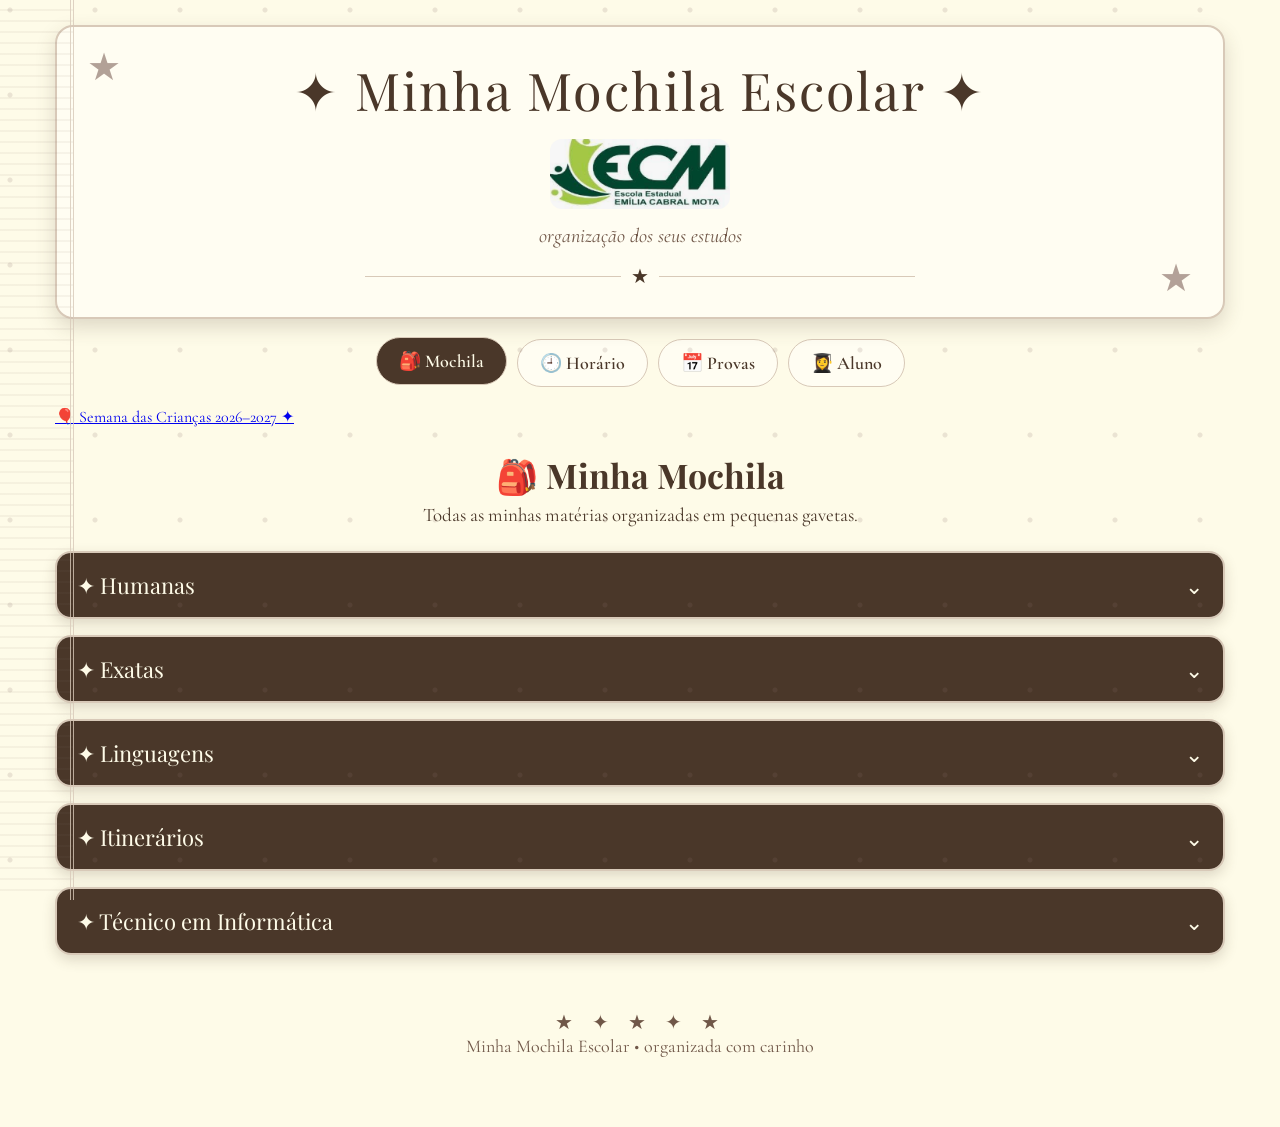
<file: index.html>
<!DOCTYPE html>
<html lang="pt-BR">
<head>
<meta charset="UTF-8">
<meta name="viewport" content="width=device-width, initial-scale=1.0">

<title>Minha Mochila Escolar</title>

<style>

@import url('https://fonts.googleapis.com/css2?family=Cormorant+Garamond:wght@400;500;600;700&family=Playfair+Display:wght@500;600;700&display=swap');

:root {
    --creme: #fefbe8;
    --creme-claro: #fffdf2;
    --creme-escuro: #eee4cc;
    --marrom: #4a3729;
    --marrom-medio: #705748;
    --marrom-claro: #9a8175;
    --rosa-marrom: #8a7168;
    --bege: #d8c9b8;
    --sombra: rgba(74, 55, 41, 0.18);
}

* {
    box-sizing: border-box;
    margin: 0;
    padding: 0;
}

body {
    font-family: 'Cormorant Garamond', serif;
    background-color: var(--creme);
    color: var(--marrom);
    min-height: 100vh;
    position: relative;
}

/* ESTRELAS DO FUNDO */

body::before {
    content: "";
    position: fixed;
    inset: 0;
    pointer-events: none;
    opacity: 0.17;

    background-image:
        radial-gradient(circle at 10px 10px, var(--rosa-marrom) 2px, transparent 3px);

    background-size: 85px 85px;
}

/* BORDA LATERAL DECORATIVA */

body::after {
    content: "";
    position: fixed;
    left: 0;
    top: 0;
    width: 70px;
    height: 100vh;
    pointer-events: none;

    background:
        repeating-linear-gradient(
            0deg,
            transparent 0px,
            transparent 9px,
            rgba(138,113,104,0.18) 10px,
            transparent 11px
        );

    border-right: 4px double var(--bege);
    opacity: 0.8;
}

/* CONTAINER */

.container {
    width: min(1200px, calc(100% - 110px));
    margin: auto;
    padding: 25px 0 50px;
}

/* CABEÇALHO */

    /* IMAGEM DO CABEÇALHO */

.mochila-imagem {
    display: block;
    width: 180px;
    max-width: 45%;
    height: auto;
    margin: 15px auto;
    object-fit: contain;
    border-radius: 12px;
}

header {
    background: var(--creme-claro);
    border: 2px solid var(--bege);
    border-radius: 18px;
    padding: 28px;
    text-align: center;
    box-shadow: 0 8px 20px var(--sombra);
    position: relative;
    overflow: hidden;
}

header::before,
header::after {
    content: "★";
    position: absolute;
    font-size: 38px;
    color: var(--rosa-marrom);
    opacity: 0.65;
}

header::before {
    left: 30px;
    top: 18px;
}

header::after {
    right: 30px;
    bottom: 15px;
}

.logo {
    font-family: 'Playfair Display', serif;
    font-size: clamp(30px, 5vw, 52px);
    letter-spacing: 2px;
}

.subtitle {
    font-size: 20px;
    margin-top: 5px;
    font-style: italic;
    color: var(--marrom-medio);
}

.decorative-line {
    margin: 16px auto 0;
    max-width: 550px;
    display: flex;
    align-items: center;
    gap: 10px;
}

.decorative-line::before,
.decorative-line::after {
    content: "";
    height: 1px;
    background: var(--bege);
    flex: 1;
}

.decorative-line span {
    font-size: 20px;
}

/* MENU */

nav {
    margin: 20px 0;
    display: flex;
    flex-wrap: wrap;
    justify-content: center;
    gap: 10px;
}

.nav-btn {
    border: 1px solid var(--bege);
    background: var(--creme-claro);
    color: var(--marrom);
    padding: 12px 22px;
    border-radius: 25px;
    cursor: pointer;
    font-family: inherit;
    font-size: 18px;
    font-weight: 600;
    transition: 0.2s;
}

.nav-btn:hover,
.nav-btn.active {
    background: var(--marrom);
    color: var(--creme);
    transform: translateY(-2px);
}

/* JANELAS */

.page {
    display: none;
    animation: aparecer 0.3s ease;
}

.page.active {
    display: block;
}

@keyframes aparecer {
    from {
        opacity: 0;
        transform: translateY(8px);
    }

    to {
        opacity: 1;
        transform: translateY(0);
    }
}

/* TÍTULOS */

.page-title {
    text-align: center;
    margin: 25px 0;
}

.page-title h2 {
    font-family: 'Playfair Display', serif;
    font-size: 34px;
}

.page-title p {
    font-size: 19px;
    margin-top: 5px;
}

/* GAVETAS */

.drawer {
    background: var(--creme-claro);
    border: 2px solid var(--bege);
    border-radius: 16px;
    margin-bottom: 16px;
    overflow: hidden;
    box-shadow: 0 5px 13px var(--sombra);
}

.drawer-header {
    width: 100%;
    border: none;
    background: var(--marrom);
    color: var(--creme);
    padding: 17px 20px;
    font-family: 'Playfair Display', serif;
    font-size: 22px;
    text-align: left;
    cursor: pointer;
    display: flex;
    justify-content: space-between;
    align-items: center;
}

.drawer-header span:last-child {
    transition: 0.3s;
}

.drawer.open .drawer-header span:last-child {
    transform: rotate(180deg);
}

.drawer-content {
    display: none;
    padding: 18px;
}

.drawer.open .drawer-content {
    display: block;
}

/* MATÉRIAS */

.subject-grid {
    display: grid;
    grid-template-columns: repeat(auto-fit, minmax(230px, 1fr));
    gap: 13px;
}

.subject {
    background: #fffdf3;
    border: 1px solid var(--bege);
    border-radius: 12px;
    overflow: hidden;
}

.subject-title {
    width: 100%;
    border: none;
    background: transparent;
    padding: 15px;
    color: var(--marrom);
    font-family: inherit;
    font-size: 19px;
    font-weight: bold;
    cursor: pointer;
    text-align: left;
    display: flex;
    justify-content: space-between;
}

.subject-title:hover {
    background: #f4ead7;
}

.subject-body {
    display: none;
    border-top: 1px dashed var(--bege);
    padding: 14px;
}

.subject.open .subject-body {
    display: block;
}

/* ATIVIDADES */

.activity {
    background: #f7efdf;
    border-left: 4px solid var(--rosa-marrom);
    padding: 10px;
    border-radius: 8px;
    margin-bottom: 8px;
}

.activity strong {
    font-size: 18px;
}

.activity small {
    display: block;
    margin: 4px 0;
}

.activity button {
    margin-right: 5px;
}

.small-btn {
    border: 1px solid var(--bege);
    background: var(--creme-claro);
    color: var(--marrom);
    padding: 5px 9px;
    border-radius: 6px;
    cursor: pointer;
    font-family: inherit;
}

.small-btn:hover {
    background: var(--marrom);
    color: white;
}

/* BOTÕES */

.primary-btn {
    background: var(--marrom);
    color: var(--creme);
    border: none;
    padding: 10px 16px;
    border-radius: 8px;
    cursor: pointer;
    font-family: inherit;
    font-size: 17px;
    font-weight: bold;
}

.primary-btn:hover {
    background: var(--marrom-medio);
}

.secondary-btn {
    background: transparent;
    border: 1px solid var(--marrom);
    color: var(--marrom);
    padding: 9px 14px;
    border-radius: 8px;
    cursor: pointer;
    font-family: inherit;
}

/* FORMULÁRIOS */

.form-card {
    background: var(--creme-claro);
    border: 2px solid var(--bege);
    border-radius: 16px;
    padding: 22px;
    box-shadow: 0 5px 15px var(--sombra);
}

.form-grid {
    display: grid;
    grid-template-columns: repeat(2, 1fr);
    gap: 15px;
}

.form-group {
    display: flex;
    flex-direction: column;
    gap: 5px;
}

.form-group.full {
    grid-column: 1 / -1;
}

label {
    font-weight: bold;
    font-size: 18px;
}

input,
textarea,
select {
    width: 100%;
    padding: 11px;
    border: 1px solid var(--bege);
    border-radius: 8px;
    background: #fffef7;
    color: var(--marrom);
    font-family: inherit;
    font-size: 17px;
    outline: none;
}

input:focus,
textarea:focus,
select:focus {
    border-color: var(--marrom-medio);
    box-shadow: 0 0 0 2px rgba(112,87,72,0.1);
}

textarea {
    min-height: 100px;
    resize: vertical;
}

/* HORÁRIO */

.schedule-wrapper {
    overflow-x: auto;
}

.schedule {
    width: 100%;
    min-width: 750px;
    border-collapse: collapse;
    background: var(--creme-claro);
}

.schedule th,
.schedule td {
    border: 1px solid var(--bege);
    padding: 10px;
    text-align: center;
}

.schedule th {
    background: var(--marrom);
    color: var(--creme);
    font-size: 18px;
}

.schedule td:first-child {
    font-weight: bold;
    background: #f0e5d2;
    width: 100px;
}

.schedule input {
    min-width: 110px;
    border: none;
    background: transparent;
    text-align: center;
}

/* CALENDÁRIO */

.calendar-card {
    background: var(--creme-claro);
    border: 2px solid var(--bege);
    border-radius: 16px;
    padding: 20px;
    box-shadow: 0 5px 15px var(--sombra);
}

.calendar-top {
    display: flex;
    justify-content: space-between;
    align-items: center;
    margin-bottom: 15px;
}

.calendar-top h3 {
    font-family: 'Playfair Display', serif;
    font-size: 27px;
}

.calendar-top button {
    border: 1px solid var(--bege);
    background: var(--creme);
    border-radius: 50%;
    width: 38px;
    height: 38px;
    cursor: pointer;
    color: var(--marrom);
    font-size: 18px;
}

.calendar-grid {
    display: grid;
    grid-template-columns: repeat(7, 1fr);
    gap: 5px;
}

.weekday {
    text-align: center;
    font-weight: bold;
    padding: 8px;
}

.day {
    min-height: 80px;
    border: 1px solid var(--bege);
    background: #fffdf3;
    border-radius: 8px;
    padding: 7px;
    cursor: pointer;
}

.day:hover {
    background: #f5ead8;
}

.day-number {
    font-weight: bold;
}

.day.today {
    border: 2px solid var(--marrom);
}

.test-dot {
    display: block;
    background: var(--rosa-marrom);
    color: white;
    border-radius: 5px;
    padding: 2px 4px;
    margin-top: 5px;
    font-size: 13px;
    overflow: hidden;
}

/* LISTA DE PROVAS */

.test-list {
    margin-top: 20px;
}

.test-item {
    background: #f7efdf;
    border: 1px solid var(--bege);
    border-radius: 10px;
    padding: 13px;
    margin-bottom: 10px;
    display: flex;
    justify-content: space-between;
    gap: 10px;
    align-items: center;
}

.test-info strong {
    font-size: 20px;
}

.test-info span {
    display: block;
}

/* ALUNO */

.student-card {
    max-width: 800px;
    margin: auto;
}

.student-decoration {
    text-align: center;
    font-size: 35px;
    margin-bottom: 15px;
}

/* MODAL */

.modal {
    position: fixed;
    inset: 0;
    background: rgba(74,55,41,0.6);
    display: none;
    align-items: center;
    justify-content: center;
    padding: 20px;
    z-index: 100;
}

.modal.show {
    display: flex;
}

.modal-box {
    width: min(600px, 100%);
    max-height: 90vh;
    overflow-y: auto;
    background: var(--creme);
    border: 3px solid var(--bege);
    border-radius: 18px;
    padding: 25px;
    box-shadow: 0 15px 40px rgba(0,0,0,0.3);
}

.modal-header {
    display: flex;
    justify-content: space-between;
    align-items: center;
    margin-bottom: 18px;
}

.modal-header h3 {
    font-family: 'Playfair Display', serif;
    font-size: 27px;
}

.close {
    border: none;
    background: transparent;
    font-size: 27px;
    cursor: pointer;
    color: var(--marrom);
}

.modal-actions {
    margin-top: 18px;
    display: flex;
    gap: 10px;
    justify-content: flex-end;
}

/* RODAPÉ */

footer {
    text-align: center;
    margin-top: 35px;
    padding: 20px;
    color: var(--marrom-medio);
    font-size: 18px;
}

footer .stars {
    font-size: 20px;
    letter-spacing: 7px;
}

/* RESPONSIVO */

@media (max-width: 700px) {

    body::after {
        width: 30px;
    }

    .container {
        width: calc(100% - 50px);
    }

    header {
        padding: 25px 15px;
    }

    .form-grid {
        grid-template-columns: 1fr;
    }

    .form-group.full {
        grid-column: auto;
    }

    .calendar-grid {
        gap: 2px;
    }

    .day {
        min-height: 60px;
        padding: 4px;
    }

    .test-dot {
        font-size: 10px;
    }

    .nav-btn {
        padding: 9px 13px;
        font-size: 16px;
    }

    .test-item {
        flex-direction: column;
        align-items: flex-start;
    }
}

</style>
</head>

<body>

<div class="container">

<header>

  <div class="logo">✦ Minha Mochila Escolar ✦</div>

<img
    src="ecm.png"
    alt="Imagem decorativa da Minha Mochila Escolar"
    class="mochila-imagem"
>

<div class="subtitle">
    organização dos seus estudos
</div>

    <div class="decorative-line">
        <span>★</span>
    </div>

</header>

<nav>

    <button class="nav-btn active" onclick="showPage('mochila', this)">
        🎒 Mochila
    </button>

    <button class="nav-btn" onclick="showPage('horario', this)">
        🕘 Horário
    </button>

    <button class="nav-btn" onclick="showPage('provas', this)">
        📅 Provas
    </button>

    <button class="nav-btn" onclick="showPage('aluno', this)">
        👩‍🎓 Aluno
    </button>

</nav>

    
<div class="semana-container">
    <a href="semana.html" class="semana-btn">
        🎈 Semana das Crianças 2026–2027 ✦
    </a>
</div>



<!-- =====================================================
                     MOCHILA
===================================================== -->

<section id="mochila" class="page active">

    <div class="page-title">

        <h2>🎒 Minha Mochila</h2>

        <p>
            Todas as minhas matérias organizadas em pequenas gavetas.
        </p>

    </div>


    <!-- HUMANAS -->

    <div class="drawer">

        <button class="drawer-header" onclick="toggleDrawer(this)">
            <span>✦ Humanas</span>
            <span>⌄</span>
        </button>

        <div class="drawer-content">

            <div class="subject-grid">

                <div class="subject">
                    <button class="subject-title" onclick="toggleSubject(this)">
                        História <span>+</span>
                    </button>

                    <div class="subject-body" data-subject="História"></div>
                </div>

                <div class="subject">
                    <button class="subject-title" onclick="toggleSubject(this)">
                        Geografia <span>+</span>
                    </button>

                    <div class="subject-body" data-subject="Geografia"></div>
                </div>

                <div class="subject">
                    <button class="subject-title" onclick="toggleSubject(this)">
                        Sociologia <span>+</span>
                    </button>

                    <div class="subject-body" data-subject="Sociologia"></div>
                </div>

                <div class="subject">
                    <button class="subject-title" onclick="toggleSubject(this)">
                        Filosofia <span>+</span>
                    </button>

                    <div class="subject-body" data-subject="Filosofia"></div>
                </div>

            </div>

        </div>

    </div>


    <!-- EXATAS -->

    <div class="drawer">

        <button class="drawer-header" onclick="toggleDrawer(this)">
            <span>✦ Exatas</span>
            <span>⌄</span>
        </button>

        <div class="drawer-content">

            <div class="subject-grid">

                <div class="subject">
                    <button class="subject-title" onclick="toggleSubject(this)">
                        Matemática <span>+</span>
                    </button>
                    <div class="subject-body" data-subject="Matemática"></div>
                </div>

                <div class="subject">
                    <button class="subject-title" onclick="toggleSubject(this)">
                        Física <span>+</span>
                    </button>
                    <div class="subject-body" data-subject="Física"></div>
                </div>

                <div class="subject">
                    <button class="subject-title" onclick="toggleSubject(this)">
                        Química <span>+</span>
                    </button>
                    <div class="subject-body" data-subject="Química"></div>
                </div>

            </div>

        </div>

    </div>


    <!-- LINGUAGENS -->

    <div class="drawer">

        <button class="drawer-header" onclick="toggleDrawer(this)">
            <span>✦ Linguagens</span>
            <span>⌄</span>
        </button>

        <div class="drawer-content">

            <div class="subject-grid">

                <div class="subject">
                    <button class="subject-title" onclick="toggleSubject(this)">
                        Português <span>+</span>
                    </button>
                    <div class="subject-body" data-subject="Português"></div>
                </div>

                <div class="subject">
                    <button class="subject-title" onclick="toggleSubject(this)">
                        Inglês <span>+</span>
                    </button>
                    <div class="subject-body" data-subject="Inglês"></div>
                </div>

                <div class="subject">
                    <button class="subject-title" onclick="toggleSubject(this)">
                        Artes <span>+</span>
                    </button>
                    <div class="subject-body" data-subject="Artes"></div>
                </div>

                <div class="subject">
                    <button class="subject-title" onclick="toggleSubject(this)">
                        Educação Física <span>+</span>
                    </button>
                    <div class="subject-body" data-subject="Educação Física"></div>
                </div>

            </div>

        </div>

    </div>


    <!-- ITINERÁRIOS -->

    <div class="drawer">

        <button class="drawer-header" onclick="toggleDrawer(this)">
            <span>✦ Itinerários</span>
            <span>⌄</span>
        </button>

        <div class="drawer-content">

            <div class="subject-grid">

                <div class="subject">
                    <button class="subject-title" onclick="toggleSubject(this)">
                        Estudos Orientados <span>+</span>
                    </button>
                    <div class="subject-body" data-subject="Estudos Orientados"></div>
                </div>

                <div class="subject">
                    <button class="subject-title" onclick="toggleSubject(this)">
                        Educação Financeira <span>+</span>
                    </button>
                    <div class="subject-body" data-subject="Educação Financeira"></div>
                </div>

                <div class="subject">
                    <button class="subject-title" onclick="toggleSubject(this)">
                        Projeto de Vida <span>+</span>
                    </button>
                    <div class="subject-body" data-subject="Projeto de Vida"></div>
                </div>

                <div class="subject">
                    <button class="subject-title" onclick="toggleSubject(this)">
                        Práticas Experimentais <span>+</span>
                    </button>
                    <div class="subject-body" data-subject="Práticas Experimentais"></div>
                </div>

            </div>

        </div>

    </div>


    <!-- TÉCNICO -->

    <div class="drawer">

        <button class="drawer-header" onclick="toggleDrawer(this)">
            <span>✦ Técnico em Informática</span>
            <span>⌄</span>
        </button>

        <div class="drawer-content">

            <div class="subject-grid">

                <div class="subject">
                    <button class="subject-title" onclick="toggleSubject(this)">
                        Arquitetura e Manutenção de Computadores <span>+</span>
                    </button>
                    <div class="subject-body" data-subject="Arquitetura e Manutenção de Computadores"></div>
                </div>

                <div class="subject">
                    <button class="subject-title" onclick="toggleSubject(this)">
                        POO / Java <span>+</span>
                    </button>
                    <div class="subject-body" data-subject="POO / Java"></div>
                </div>

                <div class="subject">
                    <button class="subject-title" onclick="toggleSubject(this)">
                        Gestão de Tempo <span>+</span>
                    </button>
                    <div class="subject-body" data-subject="Gestão de Tempo"></div>
                </div>

                <div class="subject">
                    <button class="subject-title" onclick="toggleSubject(this)">
                        Programação Web <span>+</span>
                    </button>
                    <div class="subject-body" data-subject="Programação Web"></div>
                </div>

                <div class="subject">
                    <button class="subject-title" onclick="toggleSubject(this)">
                        Sistemas Operacionais <span>+</span>
                    </button>
                    <div class="subject-body" data-subject="Sistemas Operacionais"></div>
                </div>

                <div class="subject">
                    <button class="subject-title" onclick="toggleSubject(this)">
                        Noções de Robótica <span>+</span>
                    </button>
                    <div class="subject-body" data-subject="Noções de Robótica"></div>
                </div>

                <div class="subject">
                    <button class="subject-title" onclick="toggleSubject(this)">
                        Linguagem de Programação <span>+</span>
                    </button>
                    <div class="subject-body" data-subject="Linguagem de Programação"></div>
                </div>

                <div class="subject">
                    <button class="subject-title" onclick="toggleSubject(this)">
                        HTML <span>+</span>
                    </button>
                    <div class="subject-body" data-subject="HTML"></div>
                </div>

            </div>

        </div>

    </div>

</section>


<!-- =====================================================
                     HORÁRIO
===================================================== -->

<section id="horario" class="page">

    <div class="page-title">

        <h2>🕘 Meu Horário Escolar</h2>

        <p>
            Clique nas células para colocar ou alterar suas matérias.
        </p>

    </div>

    <div class="form-card">

        <div class="schedule-wrapper">

            <table class="schedule">

                <thead>

                    <tr>
                        <th>Período</th>
                        <th>Segunda</th>
                        <th>Terça</th>
                        <th>Quarta</th>
                        <th>Quinta</th>
                        <th>Sexta</th>
                    </tr>

                </thead>

                <tbody id="scheduleBody"></tbody>

            </table>

        </div>

        <br>

        <button class="primary-btn" onclick="saveSchedule()">
            ✦ Salvar horário
        </button>

    </div>

</section>


<!-- =====================================================
                     PROVAS
===================================================== -->

<section id="provas" class="page">

    <div class="page-title">

        <h2>📅 Calendário de Provas</h2>

        <p>
            Organize suas provas e nunca perca uma data importante.
        </p>

    </div>


    <div class="calendar-card">

        <div class="calendar-top">

            <button onclick="changeMonth(-1)">‹</button>

            <h3 id="monthTitle"></h3>

            <button onclick="changeMonth(1)">›</button>

        </div>

        <div class="calendar-grid" id="calendar"></div>

    </div>


    <br>


    <div class="form-card">

        <h3 style="font-family:'Playfair Display'; font-size:26px;">
            ✦ Adicionar prova
        </h3>

        <br>

        <div class="form-grid">

            <div class="form-group">
                <label>Matéria</label>

                <input
                    type="text"
                    id="testSubject"
                    placeholder="Ex.: Matemática"
                >
            </div>

            <div class="form-group">
                <label>Data</label>

                <input
                    type="date"
                    id="testDate"
                >
            </div>

            <div class="form-group">
                <label>Horário</label>

                <input
                    type="time"
                    id="testTime"
                >
            </div>

            <div class="form-group">
                <label>Conteúdo</label>

                <input
                    type="text"
                    id="testContent"
                    placeholder="Ex.: Funções"
                >
            </div>

            <div class="form-group full">

                <label>Observações</label>

                <textarea
                    id="testNotes"
                    placeholder="Anotações sobre a prova..."
                ></textarea>

            </div>

        </div>

        <br>

        <button class="primary-btn" onclick="addTest()">
            + Adicionar prova
        </button>

    </div>


    <div class="test-list">

        <h3 style="font-family:'Playfair Display'; font-size:27px;">
            ✦ Próximas provas
        </h3>

        <br>

        <div id="testsContainer"></div>

    </div>

</section>


<!-- =====================================================
                     ALUNO
===================================================== -->

<section id="aluno" class="page">

    <div class="page-title">

        <h2>👩‍🎓 Informações do Aluno</h2>

        <p>
            Seus dados escolares ficam salvos neste dispositivo.
        </p>

    </div>


    <div class="form-card student-card">

        <div class="student-decoration">
            ★ ✦ ★
        </div>

        <div class="form-grid">

            <div class="form-group full">

                <label>Nome completo</label>

                <input
                    type="text"
                    id="studentName"
                    placeholder="Digite seu nome completo"
                >

            </div>


            <div class="form-group">

                <label>Data de nascimento</label>

                <input
                    type="date"
                    id="studentBirth"
                >

            </div>


            <div class="form-group">

                <label>Número da matrícula</label>

                <input
                    type="text"
                    id="studentRegistration"
                    placeholder="Digite sua matrícula"
                >

            </div>


            <div class="form-group full">

                <label>Escola</label>

                <input
                    type="text"
                    id="studentSchool"
                    placeholder="Nome da sua escola"
                >

            </div>

        </div>

        <br>

        <button class="primary-btn" onclick="saveStudent()">
            ✦ Salvar informações
        </button>

    </div>

</section>


<footer>

    <div class="stars">★ ✦ ★ ✦ ★</div>

    <p>
        Minha Mochila Escolar • organizada com carinho
    </p>

</footer>

</div>


<!-- =====================================================
                     MODAL ATIVIDADE
===================================================== -->

<div class="modal" id="activityModal">

    <div class="modal-box">

        <div class="modal-header">

            <h3 id="modalTitle">
                Nova atividade
            </h3>

            <button class="close" onclick="closeModal()">
                ×
            </button>

        </div>


        <div class="form-grid">

            <div class="form-group full">

                <label>Atividade</label>

                <input
                    type="text"
                    id="activityName"
                    placeholder="Nome da atividade"
                >

            </div>


            <div class="form-group">

                <label>Data de entrega</label>

                <input
                    type="date"
                    id="activityDate"
                >

            </div>


            <div class="form-group">

                <label>Status</label>

                <select id="activityStatus">

                    <option value="Pendente">
                        Pendente
                    </option>

                    <option value="Em andamento">
                        Em andamento
                    </option>

                    <option value="Concluída">
                        Concluída
                    </option>

                </select>

            </div>


            <div class="form-group full">

                <label>Descrição / anotações</label>

                <textarea
                    id="activityDescription"
                    placeholder="Escreva detalhes da atividade..."
                ></textarea>

            </div>

        </div>


        <div class="modal-actions">

            <button
                class="secondary-btn"
                onclick="closeModal()"
            >
                Cancelar
            </button>

            <button
                class="primary-btn"
                onclick="saveActivity()"
            >
                Salvar
            </button>

        </div>

    </div>

</div>


<script>

/* =====================================================
                 DADOS
===================================================== */

let activities =
    JSON.parse(localStorage.getItem("mochilaActivities")) || [];

let tests =
    JSON.parse(localStorage.getItem("mochilaTests")) || [];

let schedule =
    JSON.parse(localStorage.getItem("mochilaSchedule")) || {};

let student =
    JSON.parse(localStorage.getItem("mochilaStudent")) || {};

let editingActivityId = null;
let currentSubject = null;


/* =====================================================
                 NAVEGAÇÃO
===================================================== */

function showPage(pageId, button) {

    document.querySelectorAll(".page").forEach(page => {
        page.classList.remove("active");
    });

    document.getElementById(pageId).classList.add("active");

    document.querySelectorAll(".nav-btn").forEach(btn => {
        btn.classList.remove("active");
    });

    button.classList.add("active");

    if (pageId === "provas") {
        renderCalendar();
        renderTests();
    }
}


/* =====================================================
                 GAVETAS
===================================================== */

function toggleDrawer(button) {

    const drawer = button.parentElement;

    drawer.classList.toggle("open");

}


/* =====================================================
                 SUBGAVETAS
===================================================== */

function toggleSubject(button) {

    const subject = button.parentElement;

    subject.classList.toggle("open");

    const body = subject.querySelector(".subject-body");

    if (subject.classList.contains("open")) {

        const subjectName = body.dataset.subject;

        renderActivities(subjectName);

    }

}


/* =====================================================
             RENDERIZAR ATIVIDADES
===================================================== */

function renderActivities(subjectName) {

    const bodies =
        document.querySelectorAll(
            `.subject-body[data-subject="${CSS.escape(subjectName)}"]`
        );

    bodies.forEach(body => {

        const subjectActivities =
            activities.filter(a => a.subject === subjectName);

        let html = "";

        if (subjectActivities.length === 0) {

            html += `
                <p style="margin-bottom:10px;">
                    Nenhuma atividade adicionada ainda.
                </p>
            `;

        } else {

            subjectActivities.forEach(activity => {

                html += `

                <div class="activity">

                    <strong>
                        ${escapeHTML(activity.name)}
                    </strong>

                    <small>
                        📅 Entrega:
                        ${formatDate(activity.date)}
                    </small>

                    <small>
                        ✦ Status:
                        ${escapeHTML(activity.status)}
                    </small>

                    ${
                        activity.description
                        ?
                        `<small>
                            📝 ${escapeHTML(activity.description)}
                        </small>`
                        :
                        ""
                    }

                    <br>

                    <button
                        class="small-btn"
                        onclick="editActivity(${activity.id})"
                    >
                        ✏️ Editar
                    </button>

                    <button
                        class="small-btn"
                        onclick="deleteActivity(${activity.id})"
                    >
                        🗑️ Excluir
                    </button>

                </div>

                `;

            });

        }


        html += `

            <button
                class="primary-btn"
                onclick="openActivityModal('${escapeAttribute(subjectName)}')"
            >
                + Nova atividade
            </button>

        `;

        body.innerHTML = html;

    });

}


/* =====================================================
             MODAL ATIVIDADE
===================================================== */

function openActivityModal(subjectName, activity = null) {

    currentSubject = subjectName;

    editingActivityId = activity ? activity.id : null;

    document.getElementById("modalTitle").textContent =
        activity
        ? "Editar atividade"
        : "Nova atividade";


    document.getElementById("activityName").value =
        activity?.name || "";

    document.getElementById("activityDate").value =
        activity?.date || "";

    document.getElementById("activityStatus").value =
        activity?.status || "Pendente";

    document.getElementById("activityDescription").value =
        activity?.description || "";


    document.getElementById("activityModal")
        .classList.add("show");

}


function closeModal() {

    document.getElementById("activityModal")
        .classList.remove("show");

    editingActivityId = null;
    currentSubject = null;

}


/* =====================================================
             SALVAR ATIVIDADE
===================================================== */

function saveActivity() {

    const name =
        document.getElementById("activityName").value.trim();

    const date =
        document.getElementById("activityDate").value;

    const status =
        document.getElementById("activityStatus").value;

    const description =
        document.getElementById("activityDescription").value.trim();


    if (!name) {

        alert("Digite o nome da atividade.");

        return;

    }


    if (editingActivityId) {

        const activity =
            activities.find(
                a => a.id === editingActivityId
            );

        activity.name = name;
        activity.date = date;
        activity.status = status;
        activity.description = description;

    } else {

        activities.push({

            id: Date.now(),

            subject: currentSubject,

            name: name,

            date: date,

            status: status,

            description: description

        });

    }


    localStorage.setItem(
        "mochilaActivities",
        JSON.stringify(activities)
    );


    closeModal();

    renderActivities(currentSubject);

}


/* =====================================================
                 EDITAR ATIVIDADE
===================================================== */

function editActivity(id) {

    const activity =
        activities.find(a => a.id === id);

    if (!activity) return;

    openActivityModal(
        activity.subject,
        activity
    );

}


/* =====================================================
                 EXCLUIR ATIVIDADE
===================================================== */

function deleteActivity(id) {

    if (!confirm("Deseja excluir esta atividade?")) {
        return;
    }

    const activity =
        activities.find(a => a.id === id);

    activities =
        activities.filter(a => a.id !== id);

    localStorage.setItem(
        "mochilaActivities",
        JSON.stringify(activities)
    );

    if (activity) {
        renderActivities(activity.subject);
    }

}


/* =====================================================
                     HORÁRIO
===================================================== */

function createSchedule() {

    const body =
        document.getElementById("scheduleBody");

    body.innerHTML = "";

    const days = [
        "segunda",
        "terca",
        "quarta",
        "quinta",
        "sexta"
    ];

    for (let period = 1; period <= 9; period++) {

        const tr = document.createElement("tr");

        let html = `
            <td>${period}º período</td>
        `;

        days.forEach(day => {

            const key = `${day}-${period}`;

            html += `

                <td>

                    <input
                        type="text"
                        data-schedule="${key}"
                        value="${escapeAttribute(schedule[key] || "")}"
                        placeholder="Matéria"
                    >

                </td>

            `;

        });

        tr.innerHTML = html;

        body.appendChild(tr);

    }

}


function saveSchedule() {

    document
        .querySelectorAll("[data-schedule]")
        .forEach(input => {

            schedule[input.dataset.schedule] =
                input.value;

        });


    localStorage.setItem(
        "mochilaSchedule",
        JSON.stringify(schedule)
    );


    alert("Horário salvo com sucesso! ✦");

}


/* =====================================================
                     CALENDÁRIO
===================================================== */

let calendarDate = new Date();


function renderCalendar() {

    const calendar =
        document.getElementById("calendar");

    const monthTitle =
        document.getElementById("monthTitle");

    const year =
        calendarDate.getFullYear();

    const month =
        calendarDate.getMonth();


    const monthNames = [
        "Janeiro",
        "Fevereiro",
        "Março",
        "Abril",
        "Maio",
        "Junho",
        "Julho",
        "Agosto",
        "Setembro",
        "Outubro",
        "Novembro",
        "Dezembro"
    ];


    monthTitle.textContent =
        `${monthNames[month]} de ${year}`;


    calendar.innerHTML = "";


    const weekdays = [
        "Dom",
        "Seg",
        "Ter",
        "Qua",
        "Qui",
        "Sex",
        "Sáb"
    ];


    weekdays.forEach(day => {

        const div =
            document.createElement("div");

        div.className = "weekday";

        div.textContent = day;

        calendar.appendChild(div);

    });


    const firstDay =
        new Date(year, month, 1).getDay();

    const daysInMonth =
        new Date(year, month + 1, 0).getDate();


    for (let i = 0; i < firstDay; i++) {

        const empty =
            document.createElement("div");

        calendar.appendChild(empty);

    }


    for (let day = 1; day <= daysInMonth; day++) {

        const div =
            document.createElement("div");

        div.className = "day";


        const dateString =
            `${year}-${String(month + 1).padStart(2,"0")}-${String(day).padStart(2,"0")}`;


        const today =
            new Date();


        if (
            day === today.getDate() &&
            month === today.getMonth() &&
            year === today.getFullYear()
        ) {

            div.classList.add("today");

        }


        div.innerHTML =
            `<div class="day-number">${day}</div>`;


        const dayTests =
            tests.filter(test => test.date === dateString);


        dayTests.forEach(test => {

            div.innerHTML += `

                <span class="test-dot">
                    ${escapeHTML(test.subject)}
                </span>

            `;

        });


        calendar.appendChild(div);

    }

}


function changeMonth(amount) {

    calendarDate.setMonth(
        calendarDate.getMonth() + amount
    );

    renderCalendar();

}


/* =====================================================
                     PROVAS
===================================================== */

function addTest() {

    const subject =
        document.getElementById("testSubject")
            .value.trim();

    const date =
        document.getElementById("testDate").value;

    const time =
        document.getElementById("testTime").value;

    const content =
        document.getElementById("testContent")
            .value.trim();

    const notes =
        document.getElementById("testNotes")
            .value.trim();


    if (!subject || !date) {

        alert("Preencha pelo menos a matéria e a data.");

        return;

    }


    tests.push({

        id: Date.now(),

        subject,

        date,

        time,

        content,

        notes

    });


    tests.sort(
        (a,b) =>
            new Date(a.date) -
            new Date(b.date)
    );


    localStorage.setItem(
        "mochilaTests",
        JSON.stringify(tests)
    );


    document.getElementById("testSubject").value = "";
    document.getElementById("testDate").value = "";
    document.getElementById("testTime").value = "";
    document.getElementById("testContent").value = "";
    document.getElementById("testNotes").value = "";


    renderCalendar();
    renderTests();

}


function renderTests() {

    const container =
        document.getElementById("testsContainer");

    if (!tests.length) {

        container.innerHTML = `
            <div class="form-card">
                <p style="font-size:19px;">
                    ✦ Nenhuma prova cadastrada.
                </p>
            </div>
        `;

        return;

    }


    container.innerHTML = "";


    tests.forEach(test => {

        const div =
            document.createElement("div");

        div.className = "test-item";


        div.innerHTML = `

            <div class="test-info">

                <strong>
                    ${escapeHTML(test.subject)}
                </strong>

                <span>
                    📅 ${formatDate(test.date)}
                    ${test.time ? " • 🕘 " + test.time : ""}
                </span>

                ${
                    test.content
                    ?
                    `<span>📚 ${escapeHTML(test.content)}</span>`
                    :
                    ""
                }

                ${
                    test.notes
                    ?
                    `<span>📝 ${escapeHTML(test.notes)}</span>`
                    :
                    ""
                }

            </div>

            <button
                class="small-btn"
                onclick="deleteTest(${test.id})"
            >
                🗑️ Excluir
            </button>

        `;


        container.appendChild(div);

    });

}


function deleteTest(id) {

    if (!confirm("Deseja excluir esta prova?")) {
        return;
    }

    tests =
        tests.filter(test => test.id !== id);

    localStorage.setItem(
        "mochilaTests",
        JSON.stringify(tests)
    );

    renderCalendar();
    renderTests();

}


/* =====================================================
                     ALUNO
===================================================== */

function loadStudent() {

    document.getElementById("studentName").value =
        student.name || "";

    document.getElementById("studentBirth").value =
        student.birth || "";

    document.getElementById("studentSchool").value =
        student.school || "";

    document.getElementById("studentRegistration").value =
        student.registration || "";

}


function saveStudent() {

    student = {

        name:
            document.getElementById("studentName")
                .value.trim(),

        birth:
            document.getElementById("studentBirth")
                .value,

        school:
            document.getElementById("studentSchool")
                .value.trim(),

        registration:
            document.getElementById("studentRegistration")
                .value.trim()

    };


    localStorage.setItem(
        "mochilaStudent",
        JSON.stringify(student)
    );


    alert("Informações salvas com sucesso! ★");

}


/* =====================================================
                     FUNÇÕES AUXILIARES
===================================================== */

function formatDate(date) {

    if (!date) {
        return "Sem data";
    }

    const parts =
        date.split("-");

    return `${parts[2]}/${parts[1]}/${parts[0]}`;

}


function escapeHTML(text) {

    if (!text) return "";

    return String(text)
        .replaceAll("&", "&amp;")
        .replaceAll("<", "&lt;")
        .replaceAll(">", "&gt;")
        .replaceAll('"', "&quot;")
        .replaceAll("'", "&#039;");

}


function escapeAttribute(text) {

    return escapeHTML(text);

}


/* =====================================================
                 INICIALIZAÇÃO
===================================================== */

document.addEventListener("DOMContentLoaded", () => {

    createSchedule();

    loadStudent();

    renderCalendar();

    renderTests();

});


/* FECHAR MODAL CLICANDO FORA */

document.getElementById("activityModal")
    .addEventListener("click", function(event) {

        if (event.target === this) {
            closeModal();
        }

    });

</script>

</body>
</html>
</file>
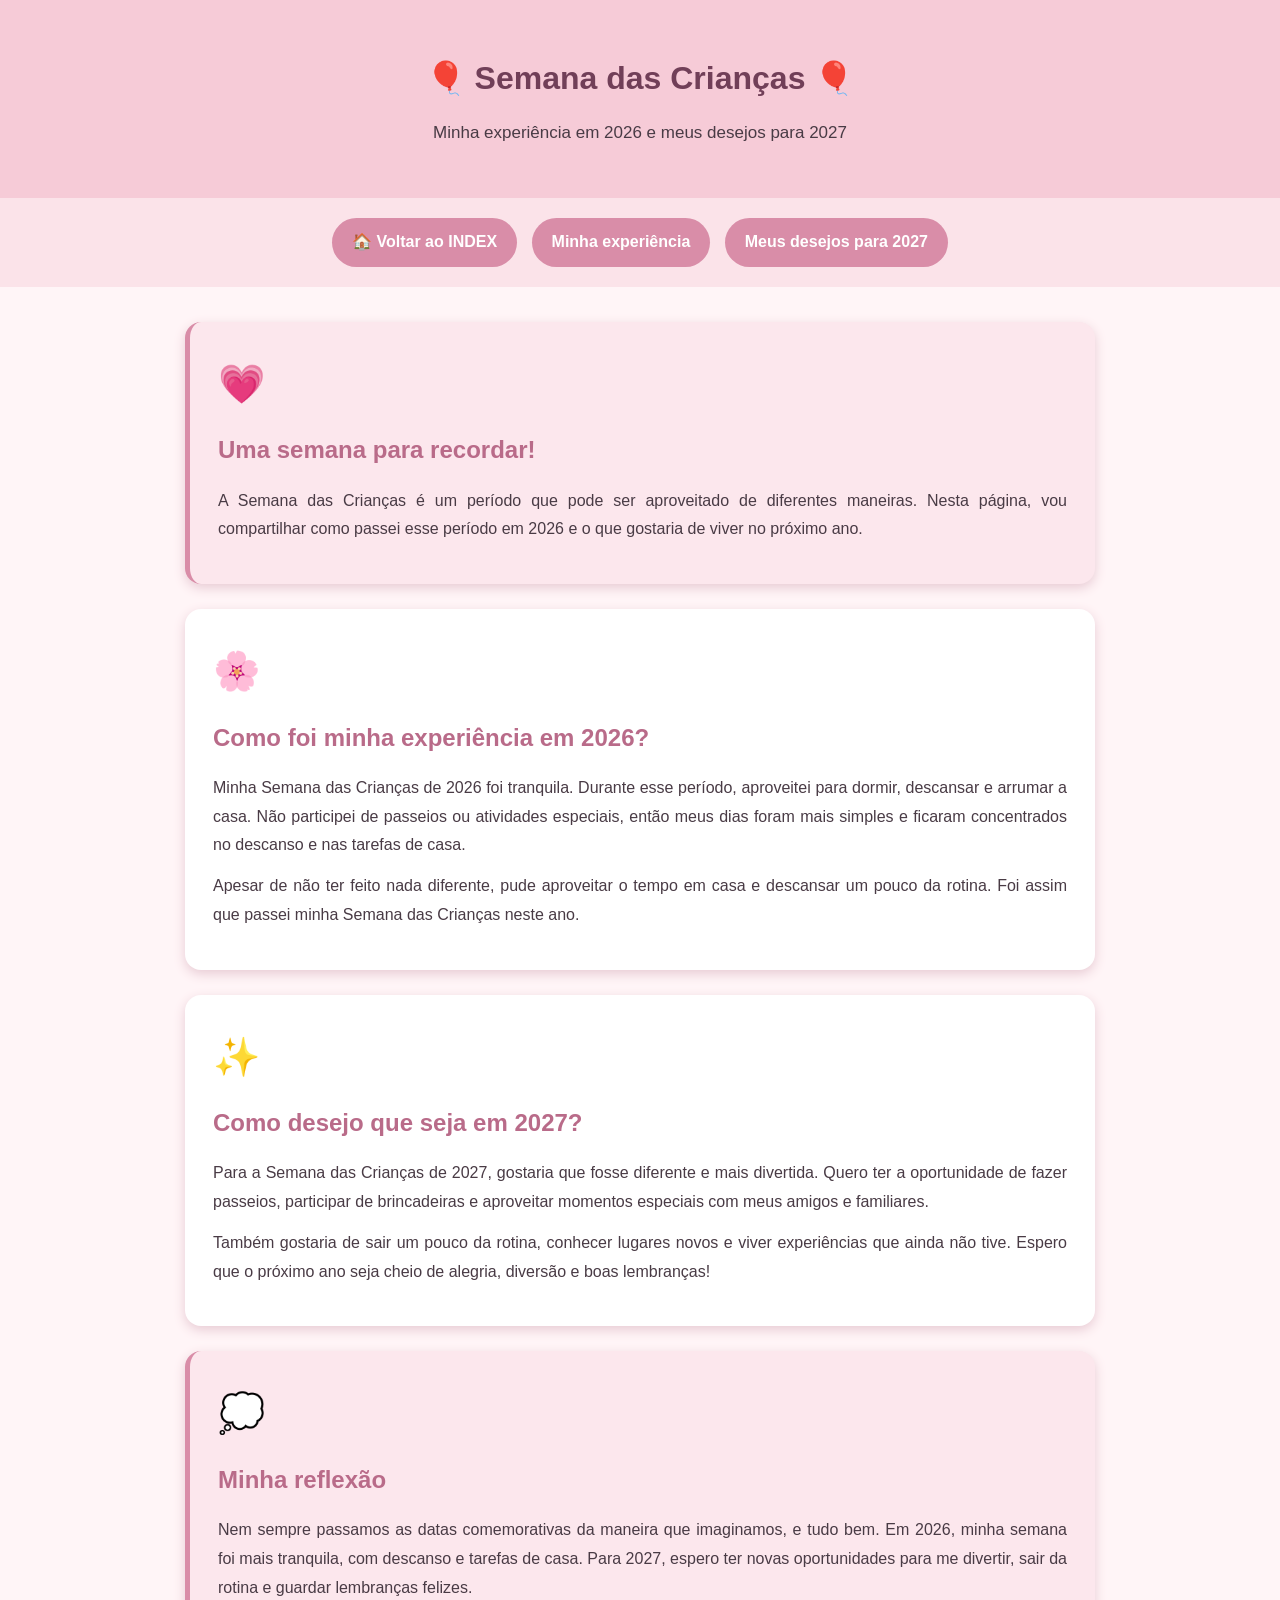
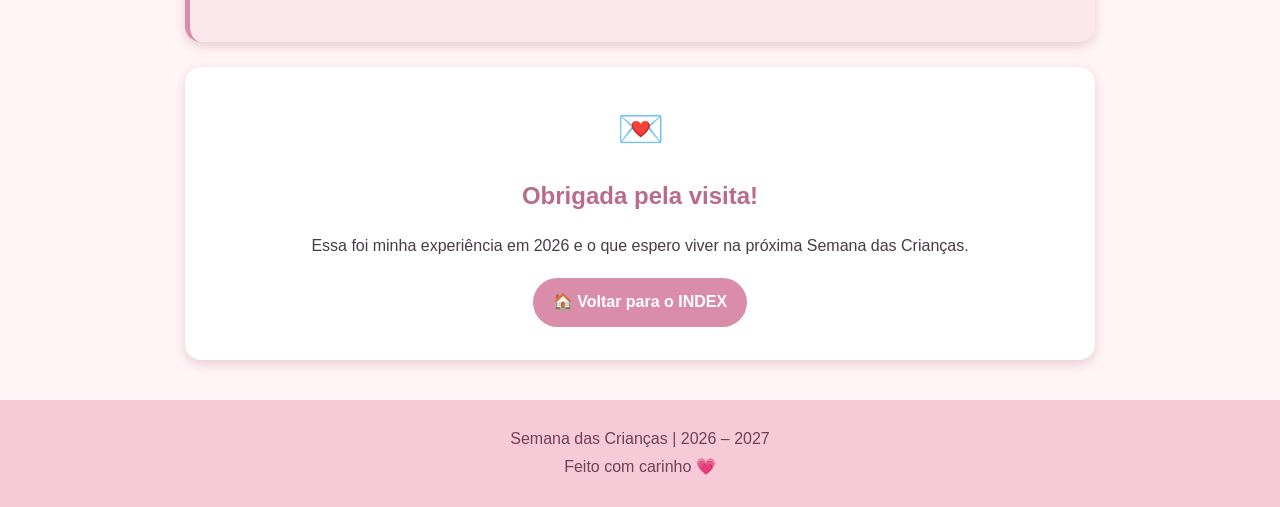
<file: semana.html>
<!DOCTYPE html>
<html lang="pt-BR">
<head>
    <meta charset="UTF-8">
    <meta name="viewport" content="width=device-width, initial-scale=1.0">

    <title>Minha Semana das Crianças | 2026 e 2027</title>

    <style>
        * {
            margin: 0;
            padding: 0;
            box-sizing: border-box;
        }

        html {
            scroll-behavior: smooth;
        }

        body {
            font-family: Arial, sans-serif;
            background: #fff5f7;
            color: #493b45;
            line-height: 1.8;
        }

        header {
            background: #f6cbd7;
            text-align: center;
            padding: 50px 20px;
        }

        header h1 {
            color: #713f58;
            font-size: 32px;
            margin-bottom: 10px;
        }

        header p {
            font-size: 17px;
        }

        nav {
            background: #fbe3e9;
            padding: 15px;
            text-align: center;
        }

        nav a, .botao {
            display: inline-block;
            text-decoration: none;
            background: #d98da8;
            color: white;
            padding: 10px 20px;
            border-radius: 25px;
            margin: 5px;
            font-weight: bold;
            transition: 0.3s;
        }

        nav a:hover, .botao:hover {
            background: #b96b89;
            transform: translateY(-2px);
        }

        main {
            max-width: 950px;
            margin: 35px auto;
            padding: 0 20px;
        }

        section {
            background: white;
            padding: 28px;
            border-radius: 16px;
            margin-bottom: 25px;
            box-shadow: 0 4px 12px #e8cbd4;
        }

        h2 {
            color: #b96b89;
            margin-bottom: 15px;
        }

        section p {
            margin-bottom: 12px;
            text-align: justify;
        }

        .destaque {
            background: #fce7ed;
            border-left: 5px solid #d98da8;
        }

        .emoji {
            font-size: 38px;
            margin-bottom: 10px;
        }

        .centralizado {
            text-align: center;
        }

        .centralizado p {
            text-align: center;
        }

        footer {
            background: #f6cbd7;
            text-align: center;
            padding: 25px;
            margin-top: 40px;
            color: #713f58;
        }

        @media (max-width: 600px) {
            header h1 {
                font-size: 25px;
            }

            section {
                padding: 20px;
            }

            nav a {
                font-size: 14px;
            }
        }
    </style>
</head>

<body>

    <header>
        <h1>🎈 Semana das Crianças 🎈</h1>
        <p>Minha experiência em 2026 e meus desejos para 2027</p>
    </header>

    <nav>
        <a href="index.html">🏠 Voltar ao INDEX</a>
        <a href="#experiencia">Minha experiência</a>
        <a href="#futuro">Meus desejos para 2027</a>
    </nav>

    <main>

        <section class="destaque">
            <div class="emoji">💗</div>

            <h2>Uma semana para recordar!</h2>

            <p>
                A Semana das Crianças é um período que pode ser aproveitado
                de diferentes maneiras. Nesta página, vou compartilhar como
                passei esse período em 2026 e o que gostaria de viver
                no próximo ano.
            </p>
        </section>

        <section id="experiencia">
            <div class="emoji">🌸</div>

            <h2>Como foi minha experiência em 2026?</h2>

            <p>
                Minha Semana das Crianças de 2026 foi tranquila.
                Durante esse período, aproveitei para dormir, descansar
                e arrumar a casa. Não participei de passeios ou atividades
                especiais, então meus dias foram mais simples e ficaram
                concentrados no descanso e nas tarefas de casa.
            </p>

            <p>
                Apesar de não ter feito nada diferente, pude aproveitar
                o tempo em casa e descansar um pouco da rotina.
                Foi assim que passei minha Semana das Crianças neste ano.
            </p>
        </section>

        <section id="futuro">
            <div class="emoji">✨</div>

            <h2>Como desejo que seja em 2027?</h2>

            <p>
                Para a Semana das Crianças de 2027, gostaria que fosse
                diferente e mais divertida. Quero ter a oportunidade de
                fazer passeios, participar de brincadeiras e aproveitar
                momentos especiais com meus amigos e familiares.
            </p>

            <p>
                Também gostaria de sair um pouco da rotina, conhecer
                lugares novos e viver experiências que ainda não tive.
                Espero que o próximo ano seja cheio de alegria, diversão
                e boas lembranças!
            </p>
        </section>

        <section class="destaque">
            <div class="emoji">💭</div>

            <h2>Minha reflexão</h2>

            <p>
                Nem sempre passamos as datas comemorativas da maneira
                que imaginamos, e tudo bem. Em 2026, minha semana foi
                mais tranquila, com descanso e tarefas de casa.
                Para 2027, espero ter novas oportunidades para me divertir,
                sair da rotina e guardar lembranças felizes.
            </p>
        </section>

        <section class="centralizado">
            <div class="emoji">💌</div>

            <h2>Obrigada pela visita!</h2>

            <p>
                Essa foi minha experiência em 2026 e o que espero
                viver na próxima Semana das Crianças.
            </p>

            <a class="botao" href="index.html">
                🏠 Voltar para o INDEX
            </a>

    
        </section>

    </main>

    <footer>
        <p>Semana das Crianças | 2026 – 2027</p>
        <p>Feito com carinho 💗</p>
    </footer>

</body>
</html>
</file>
